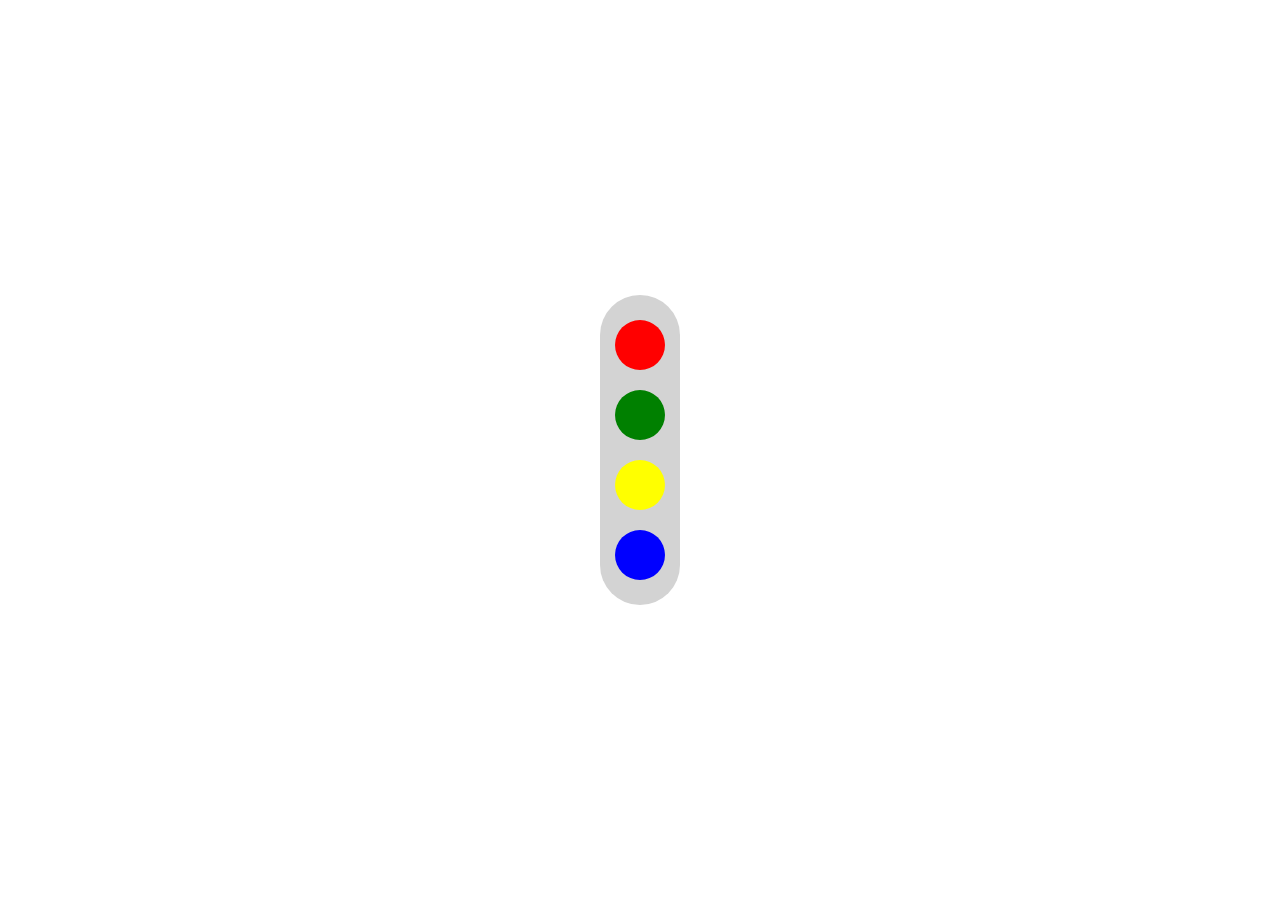
<file: BackgroundColorChange/index.html>
<!DOCTYPE html>
<html lang="en">

<head>
    <meta charset="UTF-8">
    <meta name="viewport" content="width=device-width, initial-scale=1.0">
    <title> Javascript Third class </title>
    <link rel="stylesheet" href="style.css">
</head>

<body>

    <main>
        <div class="">
            <div class=" button b-1" onclick="ChangeBgColor('red')"></div>
            <div class=" button b-2" onclick="ChangeBgColor('green')"></div>
            <div class=" button b-3" onclick="ChangeBgColor('yellow')"></div>
            <div class=" button b-4" onclick="ChangeBgColor('blue')"></div>
        </div>
    </main>
    <script>
        function ChangeBgColor(color) {
            document.querySelector("body").style.backgroundColor = color;
        }
    </script>
</body>

</html>
</file>
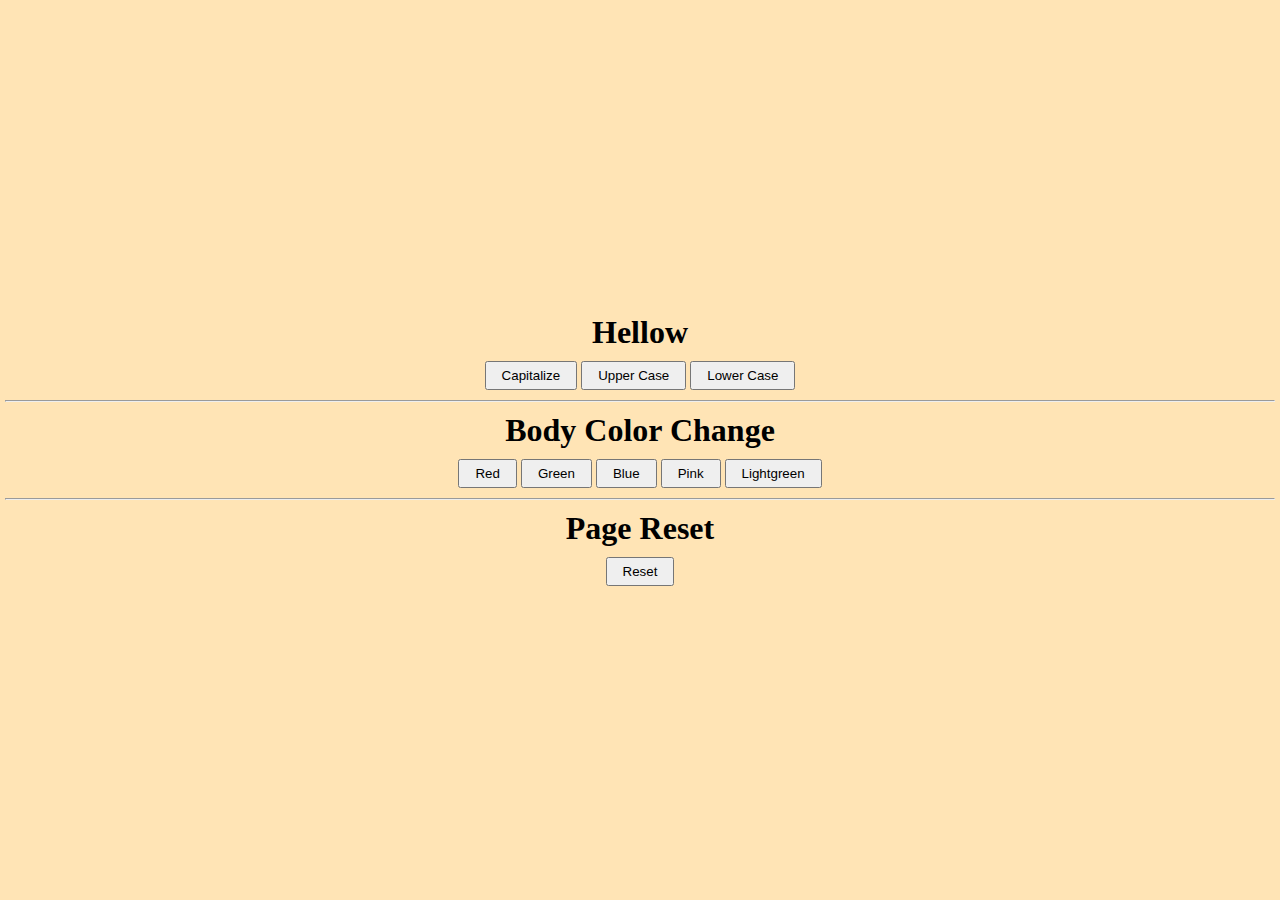
<file: bgColorAndTextCaseChange/index.html>
<!DOCTYPE html>
<html lang="en">

<head>
    <meta charset="UTF-8">
    <meta name="viewport" content="width=device-width, initial-scale=1.0">
    <title>Document</title>
    <style>
        * {
            padding: 0px;
            margin: 0px;
        }

        #main {
            height: 100vh;
            width: 100vw;
            background-color: moccasin;
            display: flex;
            align-items: center;
            justify-content: center;
            flex-direction: column;
            gap: 10px;
        }

        button {
            padding: 5px 15px;
            text-transform: capitalize;
        }

        hr {
            width: 99%;

        }
    </style>
</head>

<body>
    <main id="main">
        <h1 id="heading">Hellow</h1>
        <div>
            <button onclick="ChangeCase('capitalize')">Capitalize</button>
            <button onclick="ChangeCase('uppercase')"> Upper Case </button>
            <button onclick="ChangeCase('lowercase')">Lower case</button>
        </div>
        <hr />
        <h1>Body Color Change </h1>
        <div>
            <button onclick="ChangeColor('red')"> red </button>
            <button onclick="ChangeColor('green')"> green </button>
            <button onclick="ChangeColor('blue')"> blue </button>
            <button onclick="ChangeColor('pink')"> pink </button>
            <button onclick="ChangeColor('lightgreen')"> lightgreen </button>
        </div>
        <hr />
        <h1>Page Reset</h1>
        <div>
            <button onclick="PageReset()">Reset</button>
        </div>
    </main>
    <script src="index.js"></script>
</body>

</html>
</file>
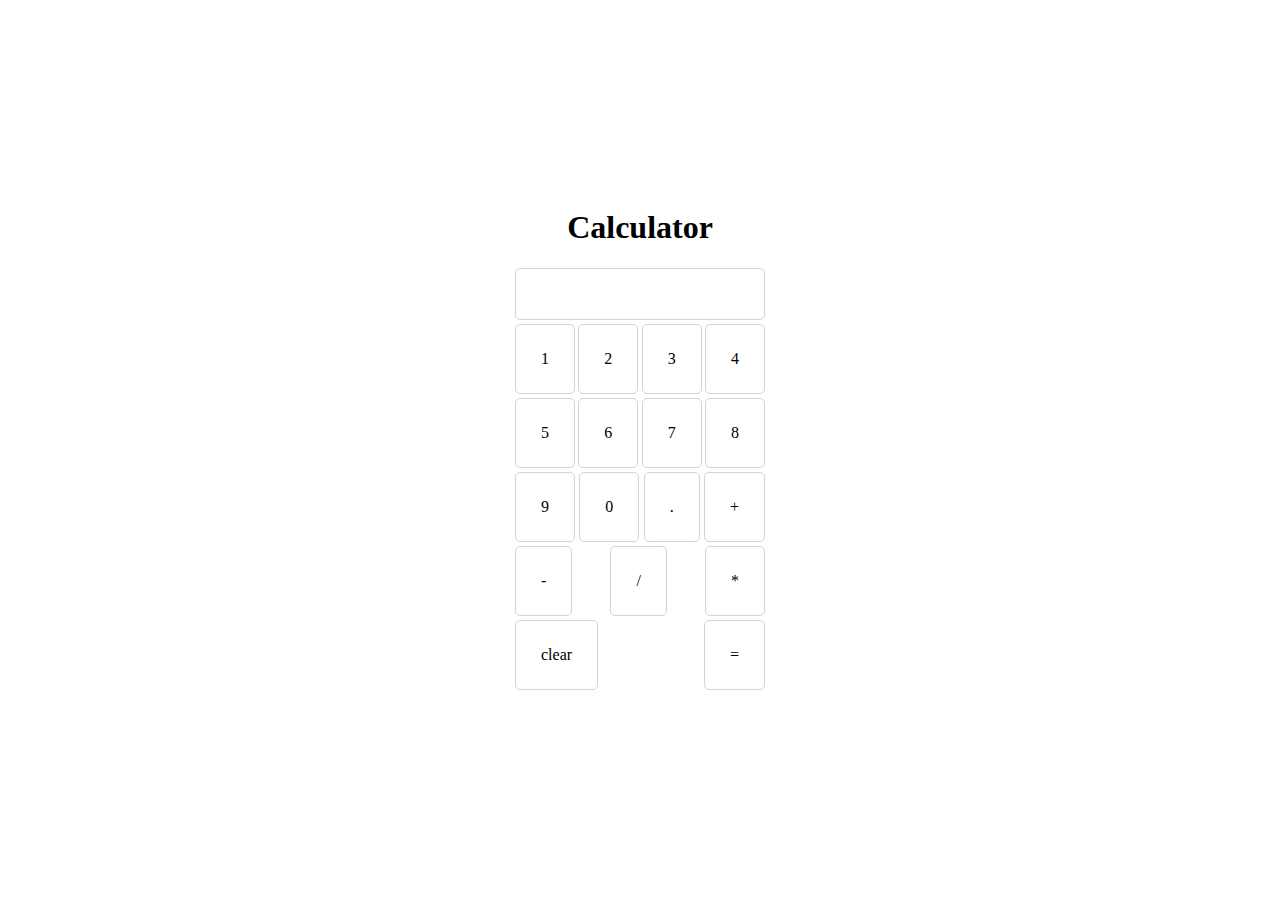
<file: calculator/index.html>
<!DOCTYPE html>
<html lang="en">

<head>
    <meta charset="UTF-8">
    <meta name="viewport" content="width=device-width, initial-scale=1.0">
    <link rel="stylesheet" href="style.css">
    <title>Calculator</title>
</head>

<body>
    <main>
        <h1>Calculator</h1>
        <table>
            <tr>
                <td id=display> </td>
            </tr>
            <tr>
                <td onclick="number('1')"> 1 </td>
                <td onclick="number('2')"> 2 </td>
                <td onclick="number('3')"> 3 </td>
                <td onclick="number('4')"> 4 </td>
                <td onclick="number('5')"> 5 </td>
                <td onclick="number('6')"> 6 </td>
                <td onclick="number('7')"> 7 </td>
                <td onclick="number('8')"> 8 </td>
                <td onclick="number('9')"> 9 </td>
                <td onclick="number('0')"> 0 </td>
                <td onclick="number('.')"> . </td>
                <td onclick="number('+')"> + </td>
                <td onclick="number('-')"> - </td>
                <td onclick="number('/')"> / </td>
                <td onclick="number('*')"> * </td>
                <td onclick="clearDisplay()"> clear </td>
                <td onclick="sum()"> = </td>
            </tr>
        </table>
    </main>
    <script src="index.js"></script>
</body>

</html>
</file>
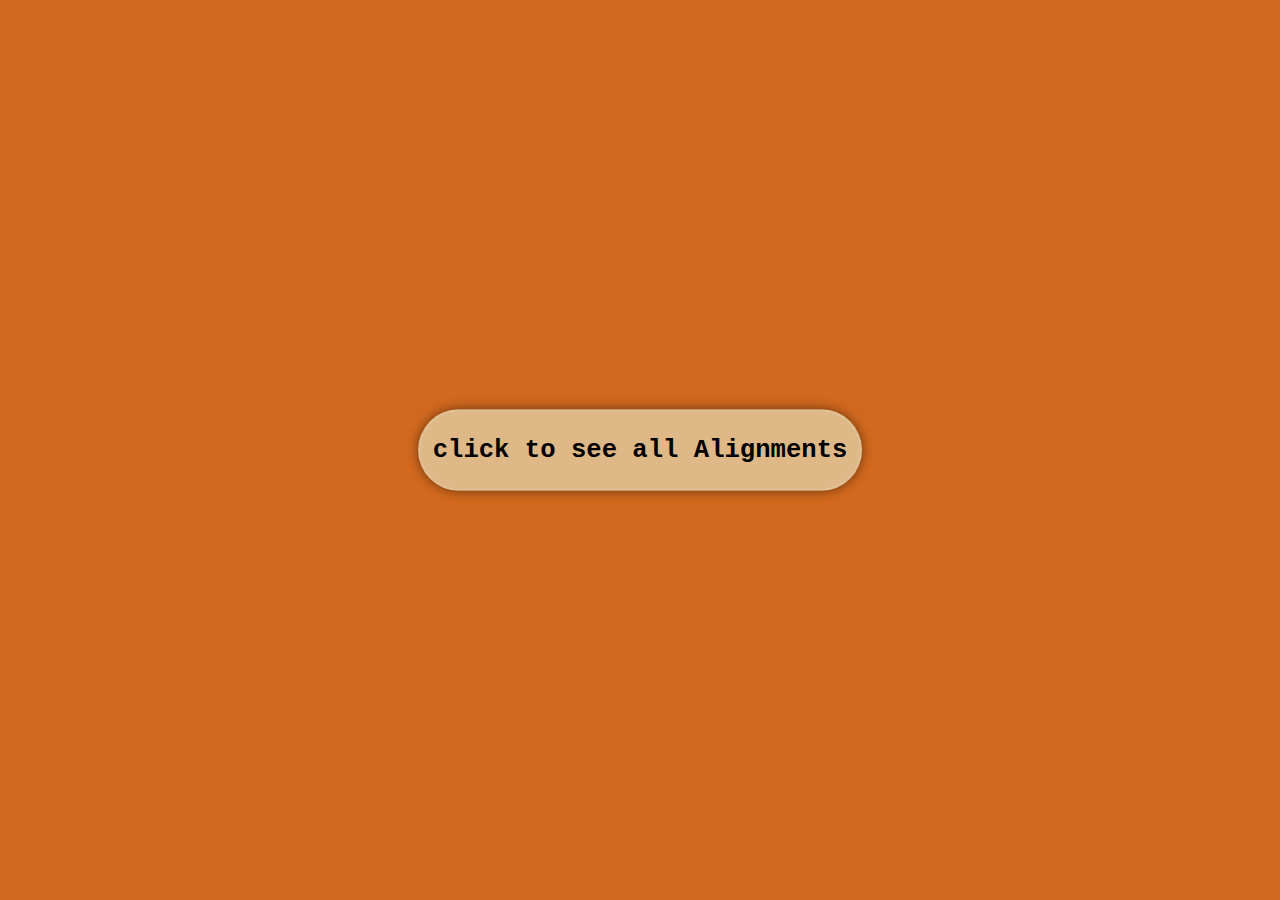
<file: Change-div-direction/index.html>
<!DOCTYPE html>
<html lang="en">

<head>
    <meta charset="UTF-8">
    <meta name="viewport" content="width=device-width, initial-scale=1.0">
    <link rel="stylesheet" href="style.css">
    <title> Change div color and direction </title>
</head>

<body oncontextmenu="return false;">
    <main>
        <div class="container" id="container">
            <h1 id="heading" onclick="AlignmentsStart()">Alignments</h1>
            <button onclick="AlignmentsStart()" id="button">click to see all Alignments</button>
        </div>
    </main>

    <script src="index.js"></script>
</body>

</html>
</file>
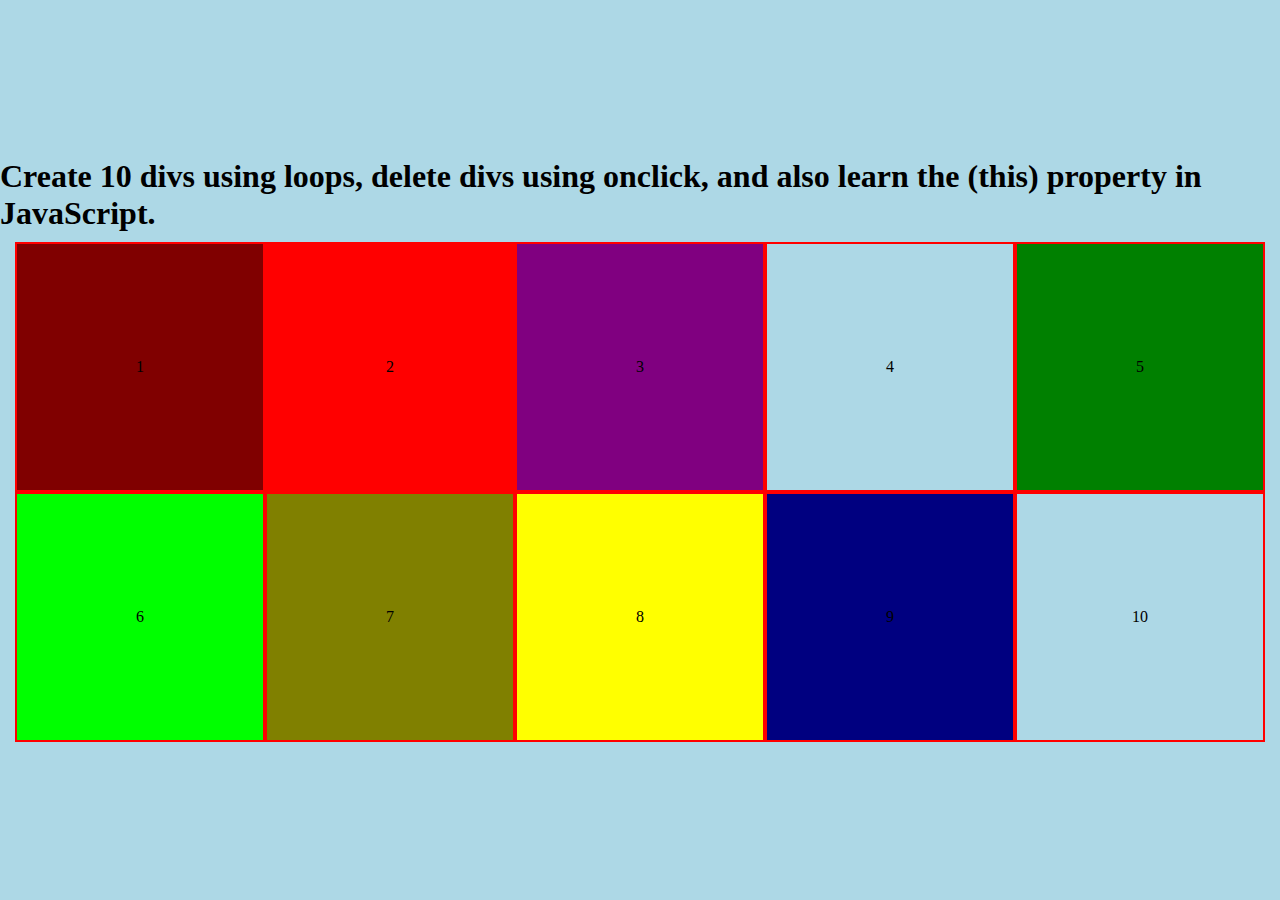
<file: create-and-delete-divs/index.html>
<!DOCTYPE html>
<html lang="en">

<head>
    <meta charset="UTF-8">
    <meta name="viewport" content="width=device-width, initial-scale=1.0">
    <link rel="stylesheet" href="style.css">
    <title>Create divs using loops,and delete divs</title>
</head>

<body>
    <main>
        <h1>
            Create 10 divs using loops, delete divs using onclick, and also learn the (this) property in JavaScript.
        </h1>
        <div id="main-div"></div>
    </main>
    <script src="index.js"></script>
</body>

</html>
</file>
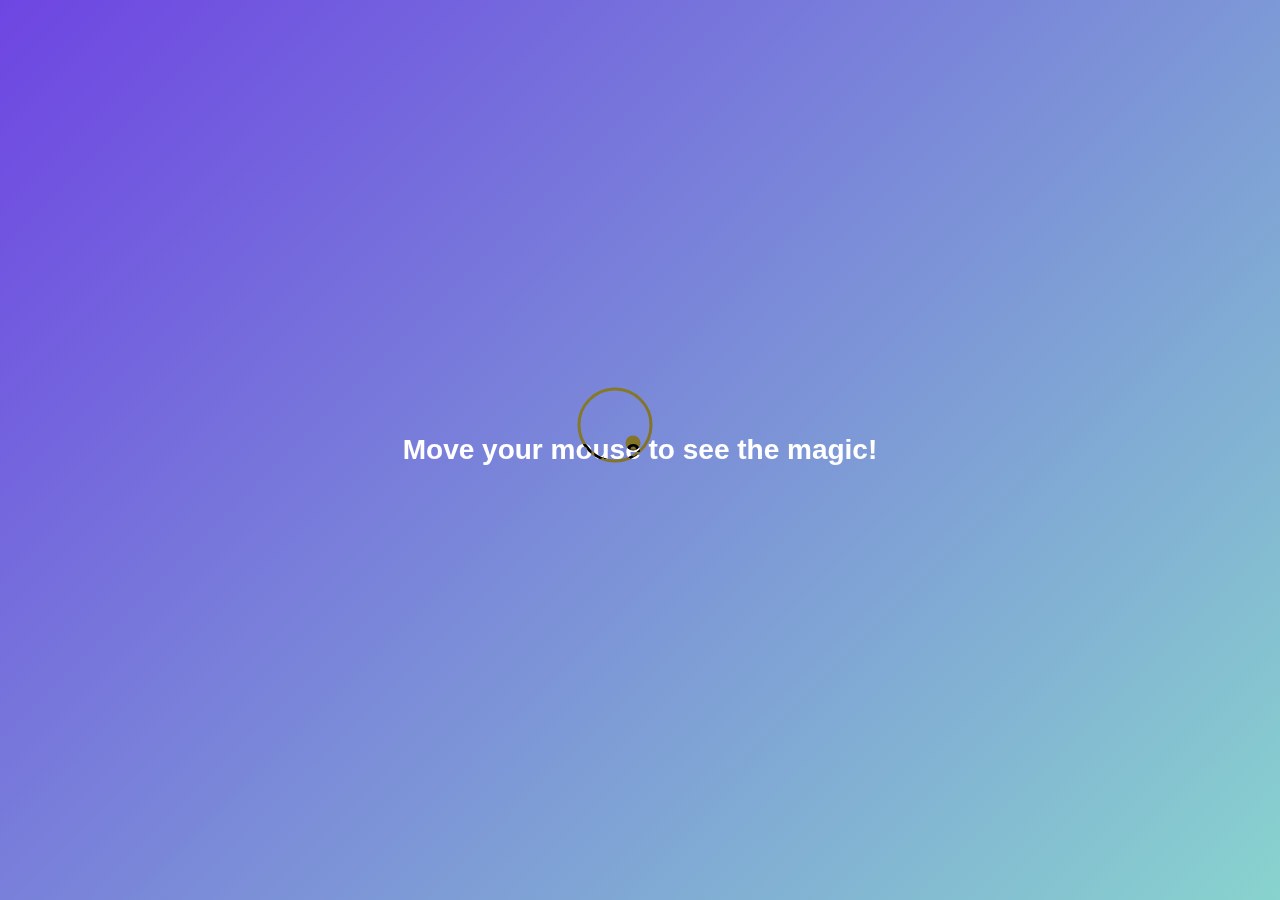
<file: Custom-Cursor/index.html>
<!DOCTYPE html>
<html lang="en">
<head>
    <meta charset="UTF-8">
    <meta name="viewport" content="width=device-width, initial-scale=1.0">
    <title>Beautiful Custom Cursor</title>
    <link rel="stylesheet" href="style.css">
</head>
<body>
    <div class="cursor"></div>
    <div class="cursor-trail"></div>

    <h1>Move your mouse to see the magic!</h1>

    <script src="script.js"></script>
</body>
</html>
</file>
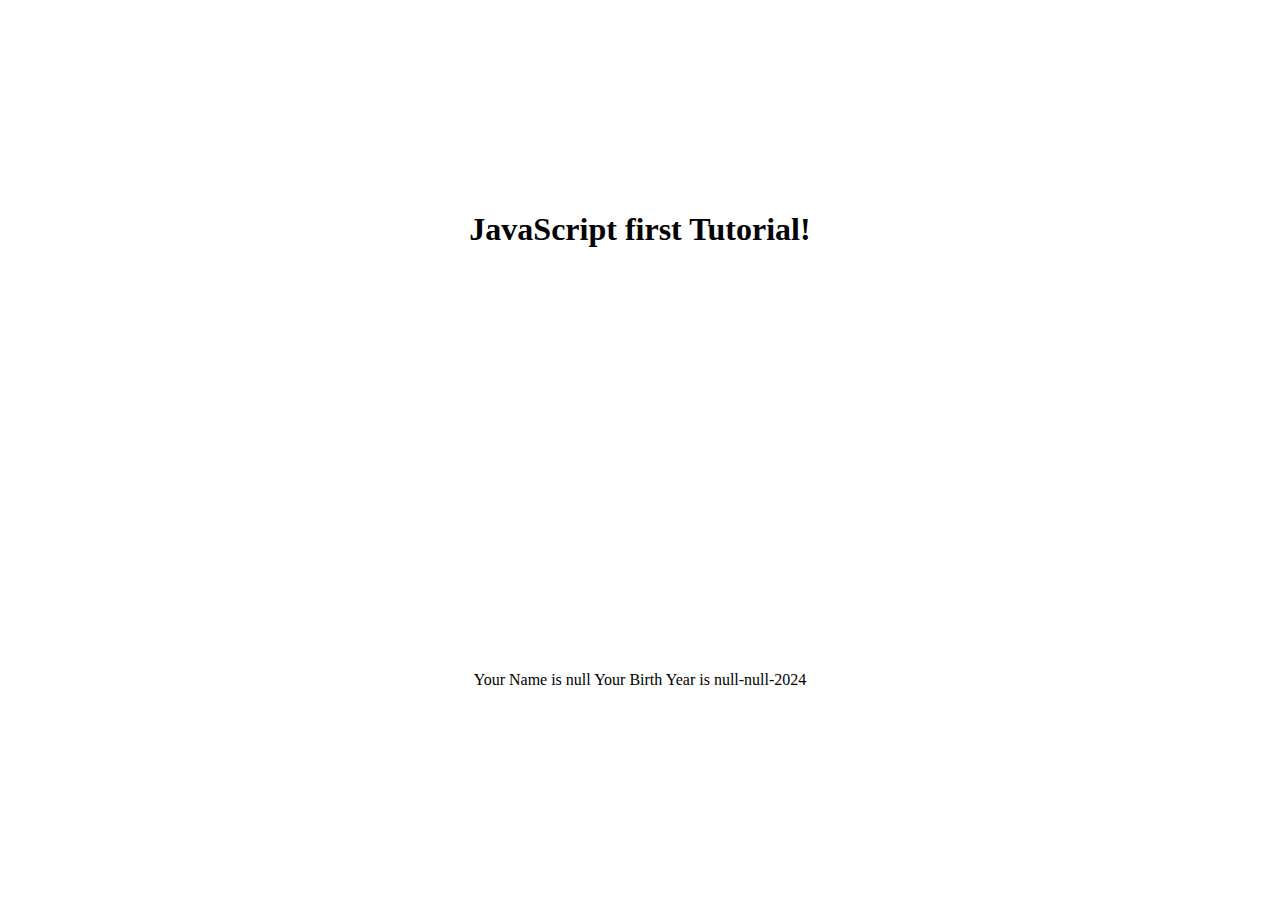
<file: first-class/index.html>
<!DOCTYPE html>
<html lang="en">

<head>
    <meta charset="UTF-8">
    <meta name="viewport" content="width=device-width, initial-scale=1.0">
    <link rel="stylesheet" href="style.css">
    <title> JavaScript first Tutorial </title>
</head>

<body>
    <h1> JavaScript first Tutorial!</h1>
    <script src="JavaScript-first-Tutorial.js"></script>

</body>

</html>
</file>
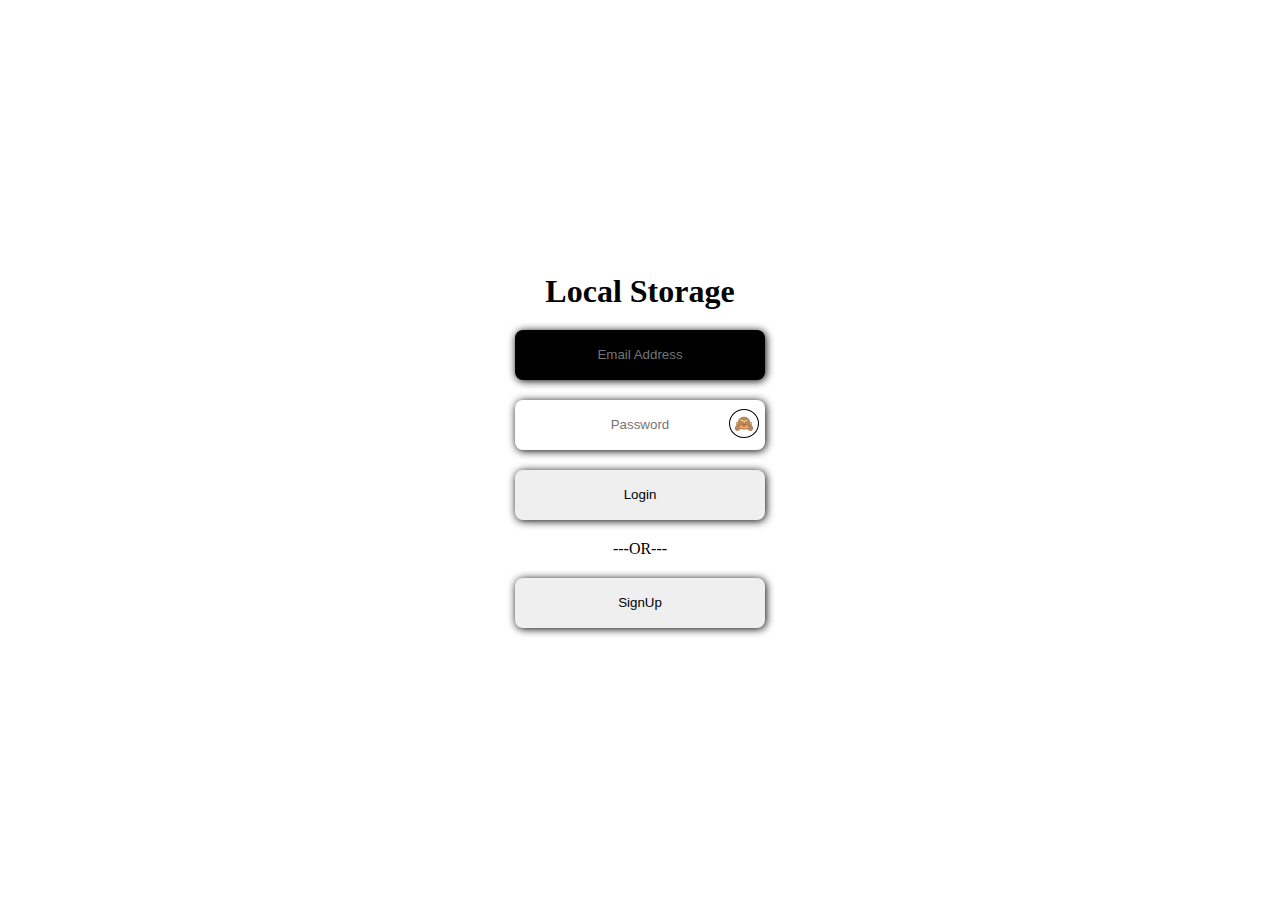
<file: functional_login_page/index.html>
<!DOCTYPE html>
<html lang="en">

<head>
    <meta charset="UTF-8">
    <meta name="viewport" content="width=device-width, initial-scale=1.0">
    <link rel="stylesheet" href="style.css">
    <title>Local Storage</title>
</head>

<!-- <body> -->

<body onload="loginCheck()">
    <main>
        <h1>Local Storage</h1>
        <input type="email" name="email" id="email" placeholder="Email Address" autofocus>
        <p>
            <input type="password" name="password" id="password" placeholder="Password">
            <span id="showHIDEpassword">🙈</span>
        </p>
        <input type="button" value="Login" onclick="login()">
        <p>---OR---</p>
        <input type="button" value="SignUp" onclick="signUp()">
    </main>
    <script src="index.js"></script>
</body>

</html>
</file>
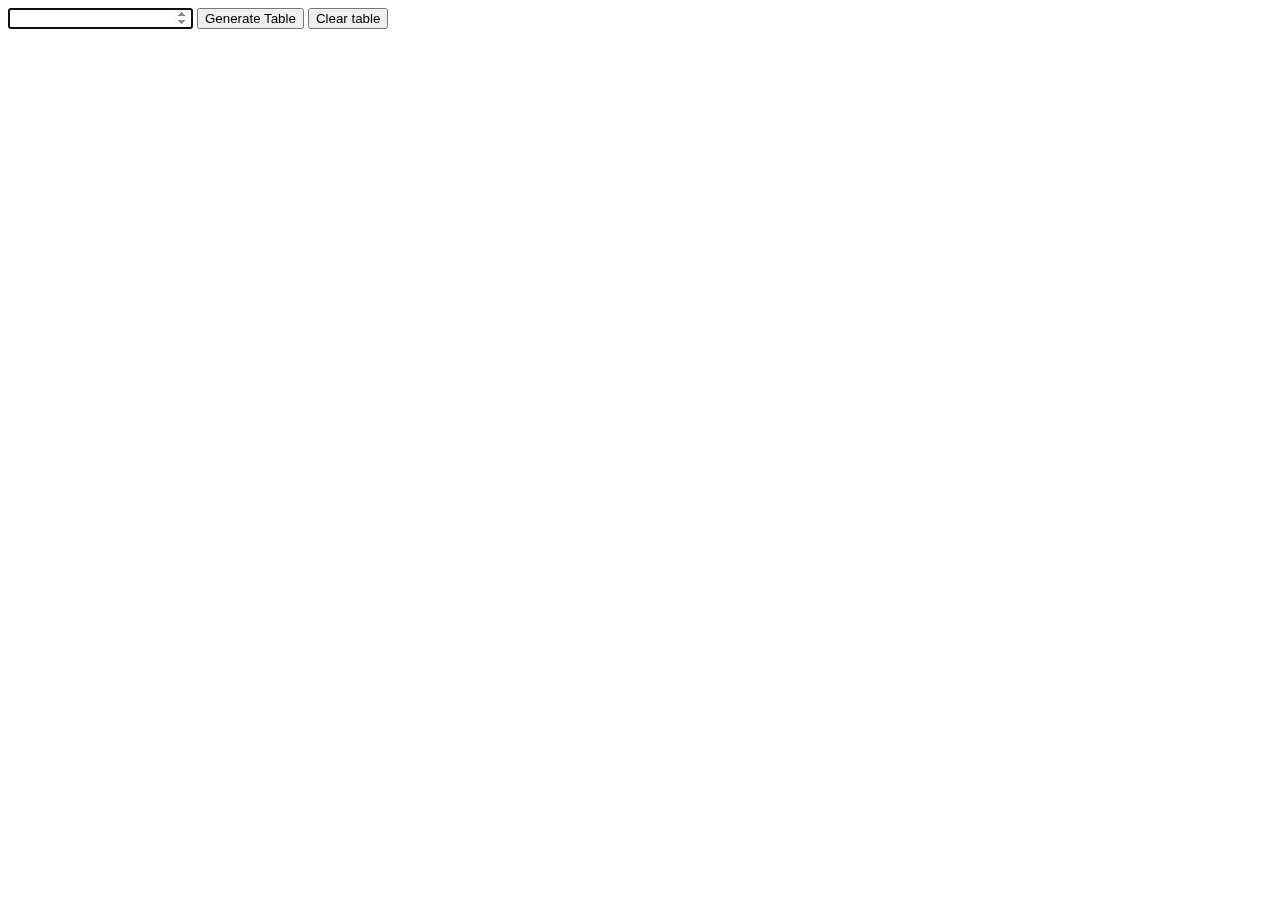
<file: generate-table-2/index.html>
<!DOCTYPE html>
<html lang="en">

<head>
    <meta charset="UTF-8">
    <meta name="viewport" content="width=device-width, initial-scale=1.0">
    <title>Generate Table</title>
</head>

<body>
    <style>
        h1 {
            text-transform: capitalize;
        }
    </style>
    <input type="number" id="num" autofocus>
    <button id="btn" type="submit" onclick="TableGenerator()"> Generate Table </button>
    <button id="btn" onclick="ClearTable()"> Clear table </button>
    <h1 id="h1"></h1>

    <script src="index.js"></script>
</body>

</html>
</file>
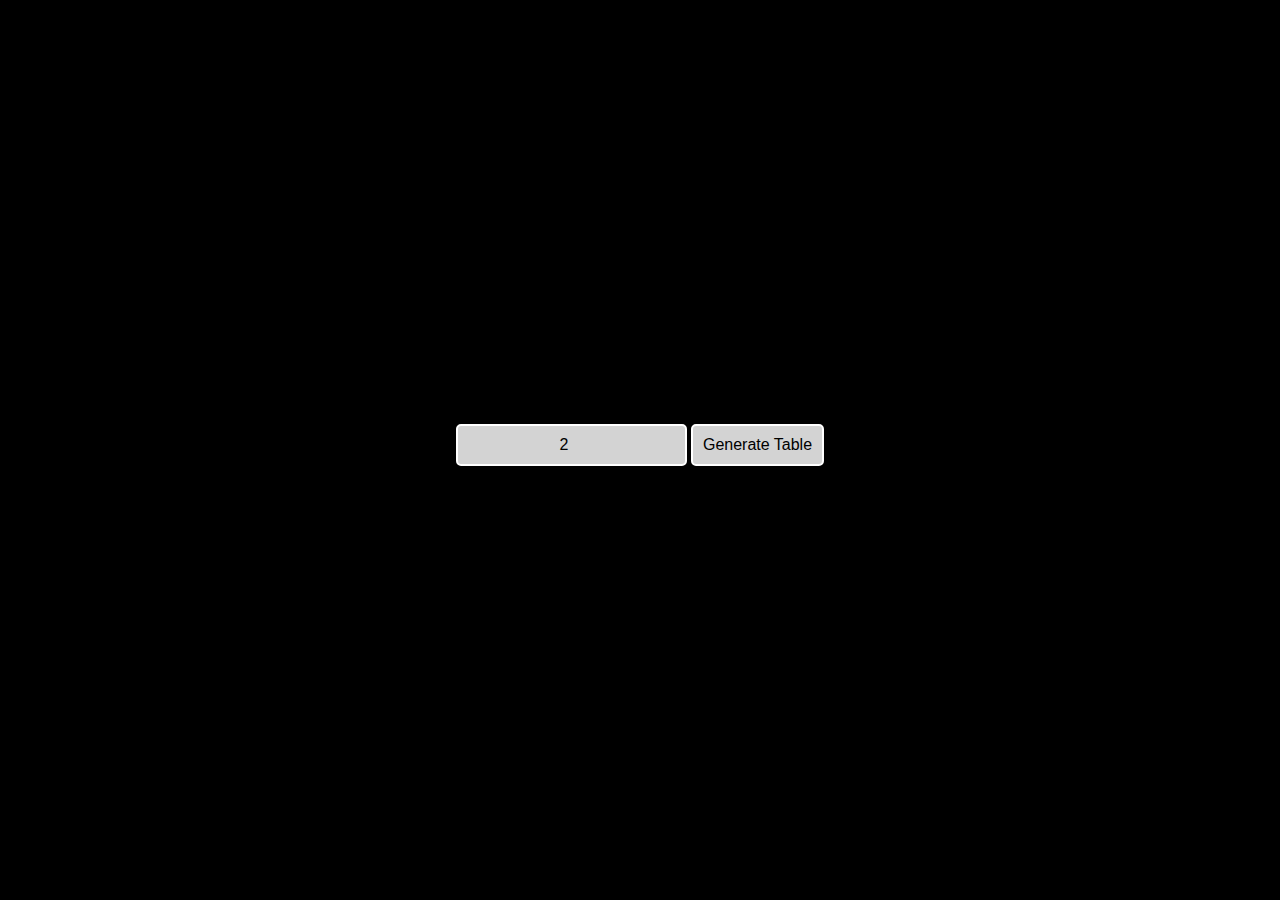
<file: generate-table/index.html>
<!DOCTYPE html>
<html lang="en">

<head>
    <meta charset="UTF-8">
    <meta name="viewport" content="width=device-width, initial-scale=1.0">
    <link rel="stylesheet" href="style.css">

    <title>Arrays and Generate Table</title>
</head>

<body>
    <main>
        <!-- <p id="demo"></p> -->
        <div>
        <input type="number" name="table_input" id="table_input" value="2" placeholder=" Enter table number" />
        <button type="submit" onclick="generateTable()">Generate Table</button>
    </div>
        <p id="demo"></p>
    </main>

    <script src="index.js"></script>
</body>

</html>
</file>
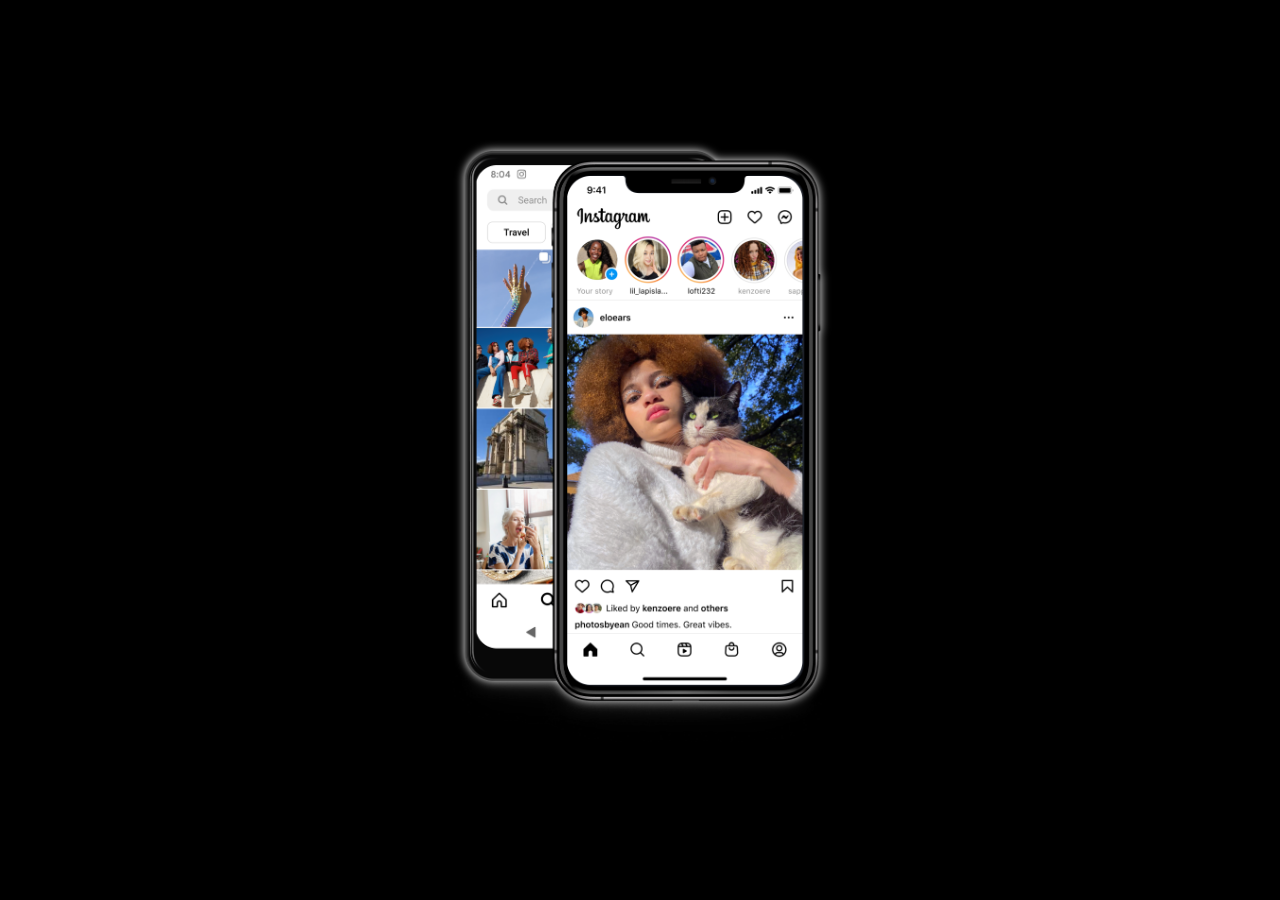
<file: image-change-after-3s/index.html>
<!DOCTYPE html>
<html lang="en">

<head>
    <meta charset="UTF-8">
    <meta name="viewport" content="width=device-width, initial-scale=1.0">
    <link rel="stylesheet" href="style.css">
    <title> Images Change After 3s </title>
</head>

<body>
    <main class="flex">
        <div class="main-container flex">
            <div class="image flex">
                <img src="mobile-image-0.png" alt="Insta Image" id="ChangeImage">
            </div>
        </div>
    </main>
    <script src="index.js"></script>
</body>

</html>
</file>
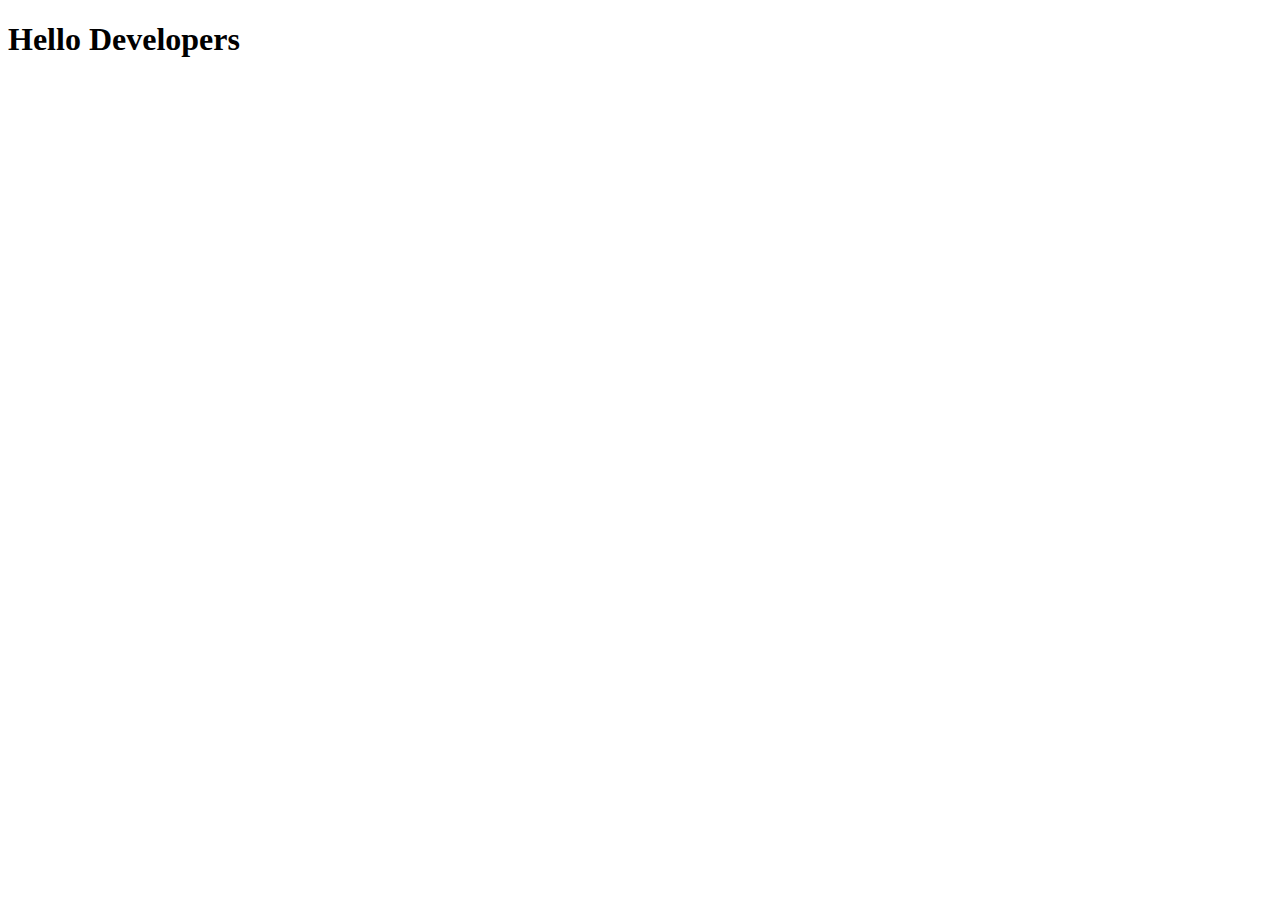
<file: Import-and-export-practice/index.html>
<!DOCTYPE html>
<html lang="en">

<head>
    <meta charset="UTF-8">
    <meta name="viewport" content="width=device-width, initial-scale=1.0">
    <title>Js Import and Export</title>
    <script type="module" src="forImport.js"></script>
</head>

<body>
    <h1>Hello Developers </h1>
</body>

</html>
</file>
<file: BackgroundColorChange/style.css>
* {
    padding: 0%;
    margin: 0%;
}

body {
    height: 100vh;
    width: 100vw;
}

main {
    height: inherit;
    width: inherit;
    display: flex;
    align-items: center;
    justify-content: center;
    flex-direction: column;
}
div{
    display: flex;
    align-items: center;
    justify-content: center;
    flex-direction: column;
    background-color: lightgray;
    padding: 15px;
    border-radius: 50px;
}

.button {
    padding: 25px;
    margin: 10px 0px;
    border-radius: 50%;
    outline: none;
    border: none;
    cursor: pointer;
}

.b-1 {
    background-color: red;
}

.b-2 {
    background-color: green;
}

.b-3 {
    background-color: yellow;
}

.b-4 {
    background-color: blue;
}
</file>
<file: calculator/style.css>
* {
    padding: 0px;
    margin: 0px;
}

main {
    display: flex;
    align-items: center;
    justify-content: center;
    flex-direction: column;
    gap: 20px;
    min-height: 100vh;
    min-width: 100vw;
}

table {
    width: 250px;
    display: flex;
    align-items: center;
    justify-content: center;
    flex-direction: column;
    /* gap: 20px; */
}

table tr {
    display: flex;
    align-items: center;
    justify-content: space-between;
    flex-wrap: wrap;
}

table td {
    padding: 25px 25px;
    margin: 2px 0px;
    color: black;
    text-align: center;
    border: 1px solid lightgray;
    border-radius: 5px;
    cursor: pointer;
}

table #display {
    width: 100%;
}
</file>
<file: Change-div-direction/style.css>
* {
    padding: 0px;
    margin: 0px;
}

main {
    height: 100vh;
    width: 100vw;
    min-height: 100vh;
    min-width: 100vw;
    display: flex;
    align-items: center;
    justify-content: center;
}

.container {
    display: flex;
    align-items: center;
    justify-content: center;
    height: calc(100vh - 20px);
    width: calc(100vw - 20px);
    background-color: chocolate;
    padding: 10px;
    transition: 0.5s;
}

button {
    cursor: pointer;
}

button,
h1 {
    height: auto;
    width: auto;
    font-size: 16pt;
    font-family: 'Courier New', Courier, monospace;
    font-weight: bold;
    padding: 20px 10px;
    border-radius: 50px;
    border: 2px solid;
    outline: none;
    background-color: burlywood;
    transition: 0.5s;
    border-color: rgba(255, 255, 255, 0.112);
    box-shadow: 0px 0px 10px rgba(0, 0, 0, 0.5);
}

button:hover , h1:hover {
    transform: translateY(-10px);
}
</file>
<file: create-and-delete-divs/style.css>
* {
    padding: 0px;
    margin: 0px;
}


main {
    display: flex;
    align-items: center;
    justify-content: center;
    gap: 10px;
    flex-direction: column;
    min-height: 100vh;
    min-width: 100vw;
    background-color: lightblue;
}

#main-div {
    display: flex;
    align-items: center;
    justify-content: center;
    flex-wrap: wrap;
}

#inner-main {
    display: flex;
    align-items: center;
    justify-content: center;
    height: calc(250px - 4px);
    width: calc(250px - 4px);
    border: 2px solid red;
}
</file>
<file: Custom-Cursor/style.css>
* {
    margin: 0;
    padding: 0;
    box-sizing: border-box;
    cursor: none; /* Default cursor ko hide kar diya */
}

body {
    height: 100vh;
    display: flex;
    justify-content: center;
    align-items: center;
    background: linear-gradient(135deg, #6e45e2, #88d3ce); /* Gradient background */
    font-family: 'Arial', sans-serif;
}

h1 {
    font-size: 28px;
    color: white;
    text-align: center;
    z-index: 10;
}

.cursor, .cursor-trail {
    position: absolute;
    border-radius: 50%;
    pointer-events: none; /* Mouse events ko disable kiya */
    mix-blend-mode: difference; /* Blend effect for a cool look */
    transition: transform 0.2s ease, background-color 0.3s ease;
}

.cursor {
    width: 15px;
    height: 15px;
    background-color: white;
    z-index: 1000;
    transform: translate(-50%, -50%); /* Cursor ko center align kiya */
}

.cursor-trail {
    width: 50px;
    height: 50px;
    border: 2px solid white;
    z-index: 999;
    transform: translate(-50%, -50%) scale(1.5); /* Trail ko center aur scale kiya */
    transition: all 0.1s ease-out; /* Smooth trail */
}
</file>
<file: first-class/style.css>
* {
    padding: 0px;
    margin: 0px;
}

body {
    min-height: 100vh;
    /* width: calc(100vw - 20px); */
    min-width: 100vw;
    padding: 0px !important;
    margin: 0px !important;
    display: grid;
    place-items: center;
    overflow-x: hidden;
}
</file>
<file: functional_login_page/style.css>
* {
    margin: 0px;
    padding: 0px;
}

main {
    min-height: 100vh;
    min-width: 100%;
    display: flex;
    align-items: center;
    justify-content: center;
    flex-direction: column;
    gap: 20px;
    /* background-color: red; */
}

main button,
main input {
    height: 50px;
    width: 250px;
    text-align: center;
    border: none;
    outline: none;
    border-radius: 8px;
    box-shadow: 1px 1px 8px black;
}

main input:focus,
main button:focus,
main input:hover,
main button:hover {
    background-color: #000000;
    color: #ffffff;
    transition: 0.5s;
}

#showHIDEpassword,
main input[type='button'],
main button {
    cursor: pointer;
}

#showHIDEpassword {
    margin-left: -40px;
    background-color: white;
    padding: 5px 4px;
    border-radius: 50%;
    border: 1px solid black;

}
</file>
<file: generate-table/style.css>
* {
    padding: 0px;
    margin: 0px;
}

main {
    min-height: 100vh;
    min-width: 100vw;
    display: flex;
    align-items: center;
    justify-content: center;
    flex-direction: column;
    background-color: black;
    gap: 10px;
}

input,
button {
    text-align: center;
    outline: none;
    border: 2px solid white;
    background-color: lightgray;
    color: black;
    border-radius: 5px;
    padding: 10px;
    font-size: 12pt;
}

button {
    cursor: pointer;
}

button:active {
    color: red;
}

input:hover,
input:focus,
button:hover,
button:focus {
    border-color: red;
}

p {
    height: auto;
    width: auto;
}

table,
tr,
td {
    margin: 0px;
    padding: 0px;
}

td {
    text-align: center;
    padding: 15px;
    border: 2px solid white;
    color: white;
    font-size: 12pt;
}
</file>
<file: image-change-after-3s/style.css>
* {
    padding: 0px;
    margin: 0px;
}

.flex {
    display: flex;
    align-items: center;
    justify-content: center;
}

main {
    min-height: 100vh;
    min-width: 100vw;
    background-color: black;
}

.main-container {
    min-height: inherit;
    min-width: inherit;
}

.image {
    height: 600px;
    width: 500px;
    background: url(mobile-image-bg.png);
    background-position: center;
    background-repeat: no-repeat;
    background-size: contain;
    filter: drop-shadow(0px 0px 5px white);
}

img {
    height: 510px;
    width: 400px;
    position: relative;
    left: 45px;
    top: -20px;
    object-fit: contain;
}
</file>
